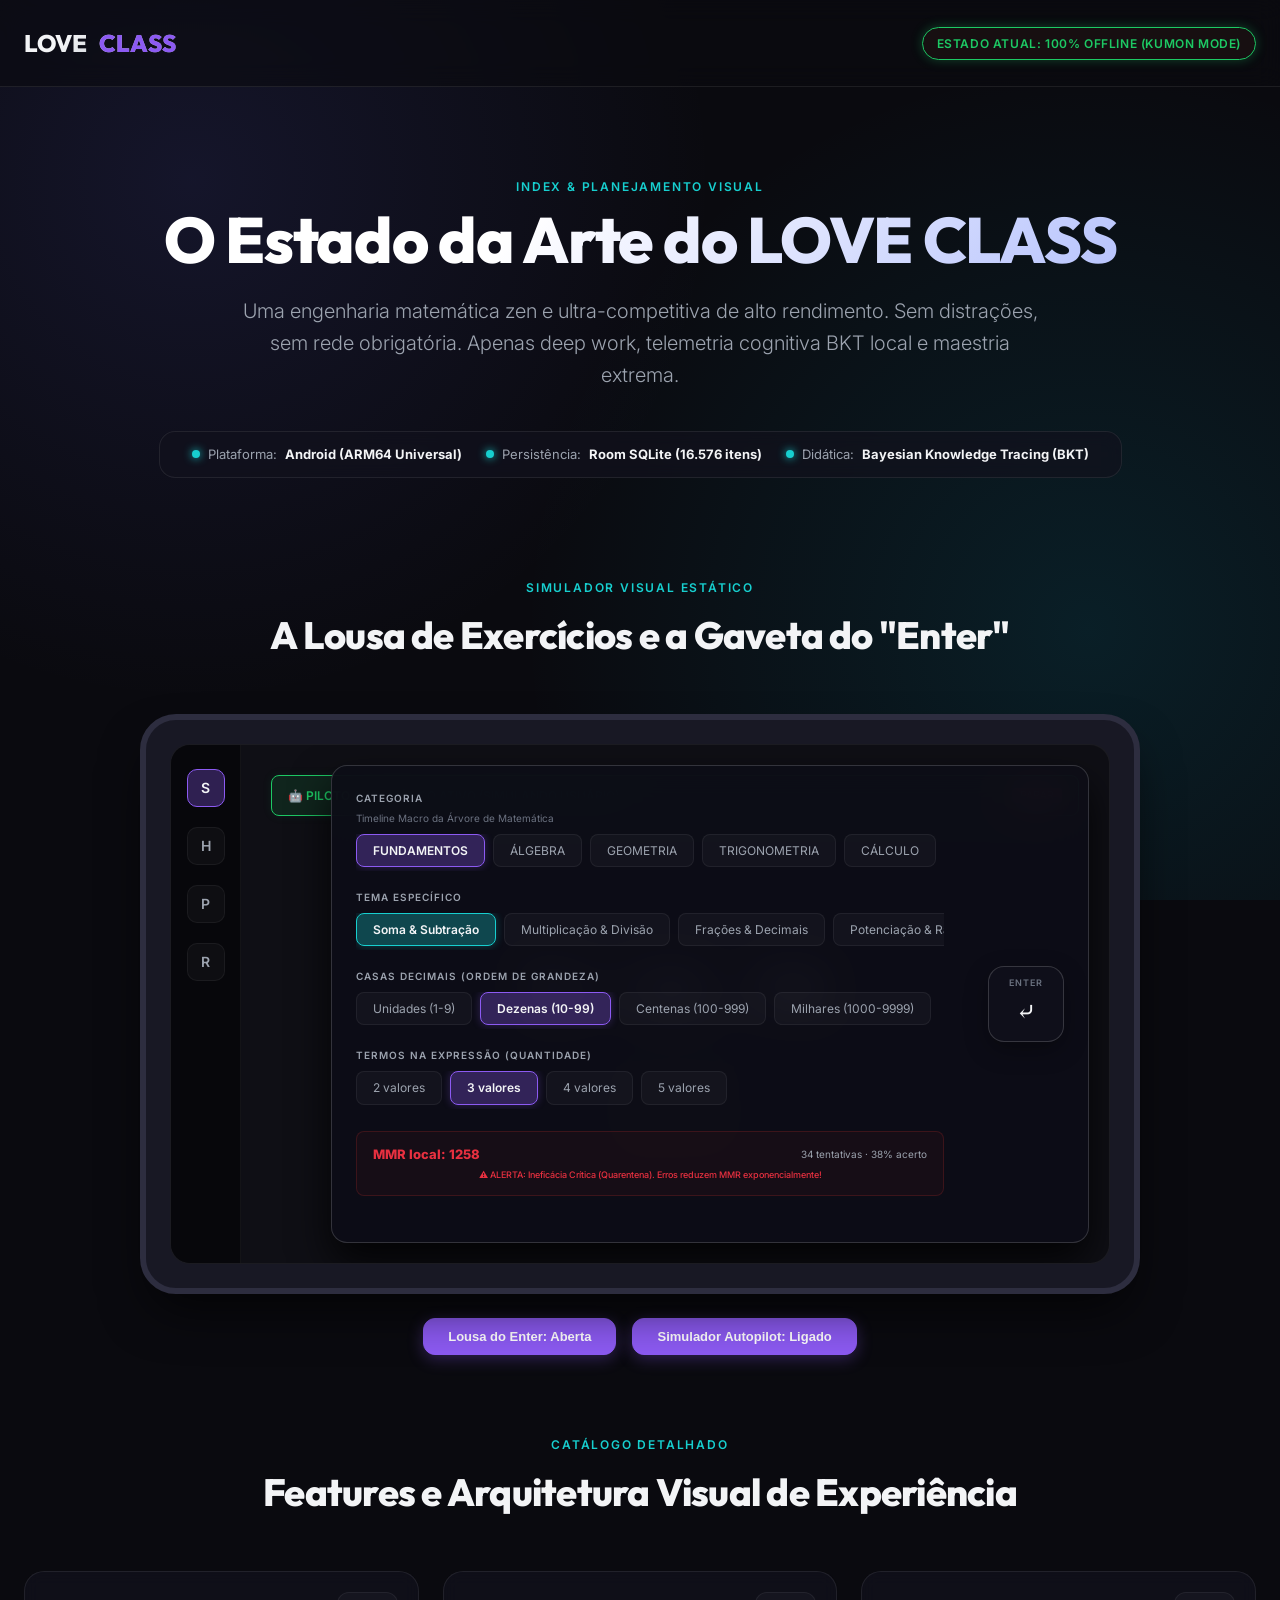
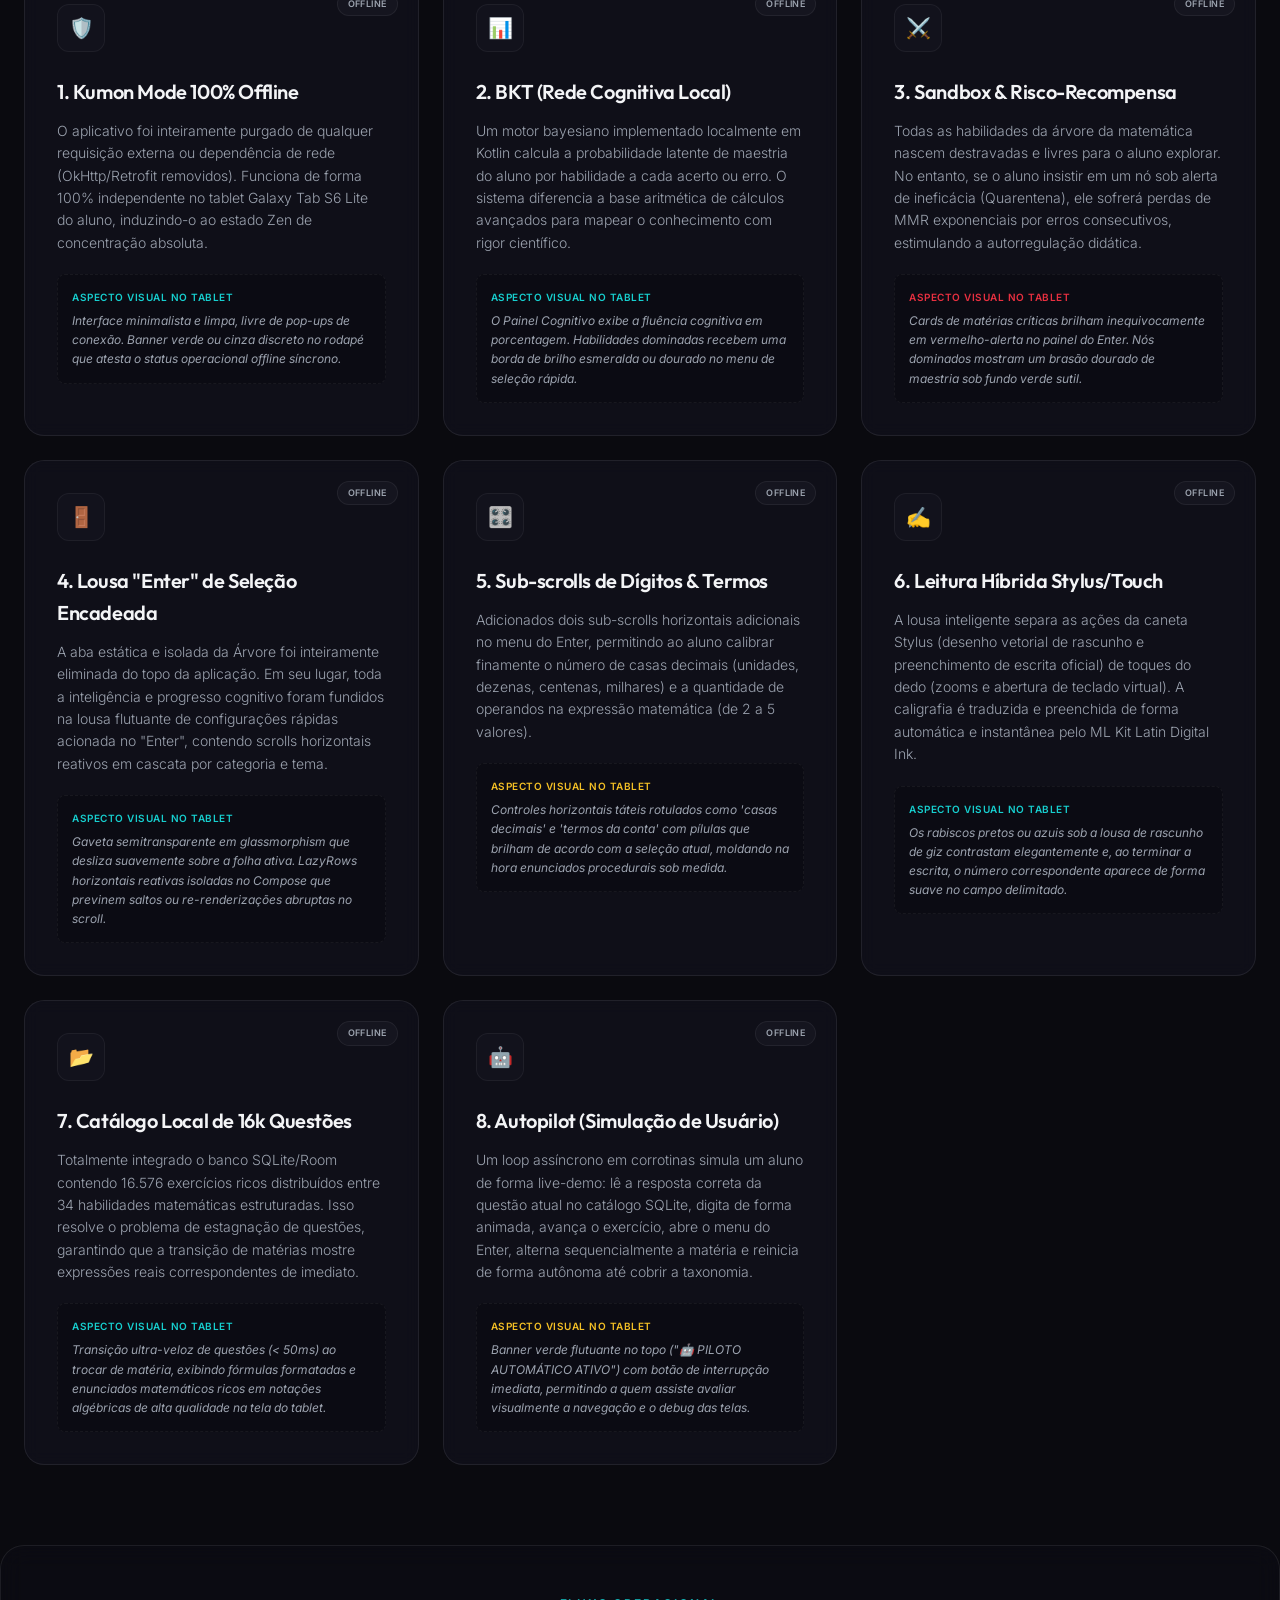
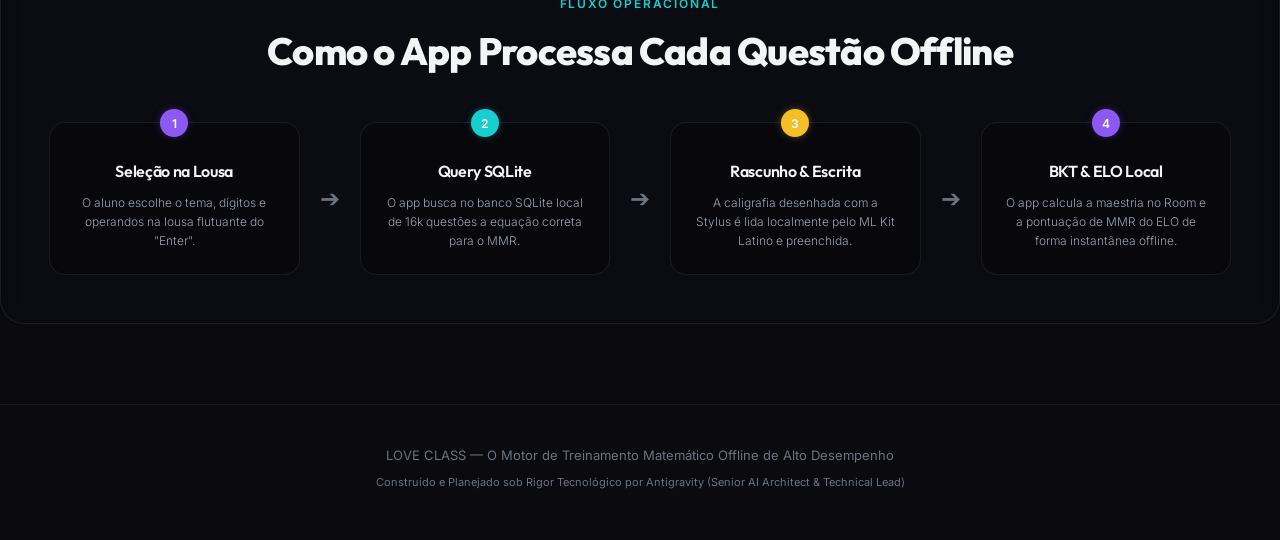
<file: docs/LOVE-CLASS-PLANNING-INDEX.html>
<!DOCTYPE html>
<html lang="pt-BR">
<head>
    <meta charset="UTF-8">
    <meta name="viewport" content="width=device-width, initial-scale=1.0">
    <title>LOVE CLASS — Painel de Planejamento & Landing Page Visual</title>
    
    <!-- Meta Tags SEO -->
    <meta name="description" content="Landing Page Premium e Index de Planejamento Didático do LOVE CLASS. Avaliação visual completa de todas as features do motor matemático zen offline.">
    <meta name="robots" content="index, follow">
    
    <!-- Google Fonts -->
    <link rel="preconnect" href="https://fonts.googleapis.com">
    <link rel="preconnect" href="https://fonts.gstatic.com" crossorigin>
    <link href="https://fonts.googleapis.com/css2?family=Outfit:wght@300;400;600;800&family=Inter:wght@300;400;500;600&display=swap" rel="stylesheet">
    
    <style>
        /* Modern Reset & Design System Tokens */
        :root {
            --bg-base: #0a0a0f;
            --bg-surface: rgba(18, 18, 29, 0.7);
            --bg-surface-hover: rgba(26, 26, 41, 0.9);
            --border-glass: rgba(255, 255, 255, 0.08);
            --border-glass-glow: rgba(255, 255, 255, 0.16);
            
            /* Curated HSL Palettes */
            --primary: hsl(260, 85%, 65%);
            --primary-glow: hsla(260, 85%, 65%, 0.3);
            --secondary: hsl(180, 80%, 45%);
            --secondary-glow: hsla(180, 80%, 45%, 0.3);
            --gold: hsl(45, 90%, 55%);
            --gold-glow: hsla(45, 90%, 55%, 0.3);
            --danger: hsl(355, 80%, 55%);
            --danger-glow: hsla(355, 80%, 55%, 0.3);
            --success: hsl(145, 75%, 45%);
            --success-glow: hsla(145, 75%, 45%, 0.3);
            
            --ink-main: #f3f4f6;
            --ink-muted: #9ca3af;
            --ink-dim: #6b7280;
            
            --transition-smooth: all 0.4s cubic-bezier(0.16, 1, 0.3, 1);
        }
        
        * {
            box-sizing: border-box;
            margin: 0;
            padding: 0;
        }
        
        body {
            background-color: var(--bg-base);
            color: var(--ink-main);
            font-family: 'Inter', sans-serif;
            line-height: 1.6;
            overflow-x: hidden;
            background-image: 
                radial-gradient(circle at 15% 20%, rgba(99, 102, 241, 0.12) 0%, transparent 40%),
                radial-gradient(circle at 85% 70%, rgba(6, 182, 212, 0.12) 0%, transparent 45%);
            background-attachment: fixed;
        }
        
        h1, h2, h3, h4 {
            font-family: 'Outfit', sans-serif;
            font-weight: 600;
            letter-spacing: -0.02em;
        }
        
        /* Layout Utilities */
        .container {
            max-width: 1300px;
            margin: 0 auto;
            padding: 0 24px;
        }
        
        /* Header / Navbar */
        header {
            padding: 24px 0;
            border-bottom: 1px solid var(--border-glass);
            backdrop-filter: blur(12px);
            position: sticky;
            top: 0;
            z-index: 100;
            background-color: rgba(10, 10, 15, 0.6);
        }
        
        .header-content {
            display: flex;
            justify-content: space-between;
            align-items: center;
        }
        
        .logo {
            display: flex;
            align-items: center;
            gap: 12px;
            font-size: 24px;
            font-weight: 800;
            font-family: 'Outfit', sans-serif;
            background: linear-gradient(135deg, var(--ink-main) 30%, var(--ink-muted) 100%);
            -webkit-background-clip: text;
            -webkit-text-fill-color: transparent;
        }
        
        .logo span {
            color: var(--primary);
            -webkit-text-fill-color: initial;
        }
        
        .badge-status {
            background: rgba(145, 75, 45, 0.1);
            border: 1px solid var(--success);
            color: var(--success);
            padding: 6px 14px;
            border-radius: 99px;
            font-size: 12px;
            font-weight: 600;
            letter-spacing: 0.05em;
            text-transform: uppercase;
            box-shadow: 0 0 12px var(--success-glow);
            animation: pulse-glow 2s infinite alternate;
        }
        
        /* Hero Section */
        .hero {
            padding: 90px 0 60px 0;
            text-align: center;
            position: relative;
        }
        
        .hero h1 {
            font-size: 64px;
            font-weight: 800;
            line-height: 1.1;
            margin-bottom: 20px;
            background: linear-gradient(135deg, #ffffff 40%, #a5b4fc 100%);
            -webkit-background-clip: text;
            -webkit-text-fill-color: transparent;
        }
        
        .hero p {
            font-size: 20px;
            color: var(--ink-muted);
            max-width: 800px;
            margin: 0 auto 40px auto;
            font-weight: 300;
        }
        
        .system-specs-bar {
            display: inline-flex;
            gap: 24px;
            background: var(--bg-surface);
            padding: 12px 32px;
            border-radius: 16px;
            border: 1px solid var(--border-glass);
            backdrop-filter: blur(8px);
            margin-bottom: 40px;
        }
        
        .spec-item {
            display: flex;
            align-items: center;
            gap: 8px;
            font-size: 13px;
            color: var(--ink-muted);
        }
        
        .spec-item strong {
            color: var(--ink-main);
        }
        
        .spec-dot {
            width: 8px;
            height: 8px;
            border-radius: 50%;
            background-color: var(--secondary);
            box-shadow: 0 0 8px var(--secondary);
        }
        
        /* Interactive Conceptual Screen Mockup */
        .mockup-section {
            margin-bottom: 80px;
        }
        
        .tablet-mockup {
            background: #181824;
            border-radius: 36px;
            padding: 24px;
            border: 6px solid #2d2d3f;
            box-shadow: 0 25px 50px -12px rgba(0, 0, 0, 0.7);
            max-width: 1000px;
            margin: 0 auto;
            position: relative;
        }
        
        .tablet-screen {
            background: #0f0f15;
            border-radius: 20px;
            height: 520px;
            border: 1px solid rgba(255, 255, 255, 0.05);
            position: relative;
            overflow: hidden;
            display: flex;
        }
        
        /* Screen Sidebar */
        .screen-sidebar {
            width: 70px;
            background: #07070b;
            border-right: 1px solid rgba(255, 255, 255, 0.05);
            display: flex;
            flex-direction: column;
            align-items: center;
            padding-top: 24px;
            gap: 20px;
        }
        
        .sidebar-icon {
            width: 38px;
            height: 38px;
            border-radius: 10px;
            background: rgba(255, 255, 255, 0.03);
            border: 1px solid rgba(255, 255, 255, 0.05);
            display: flex;
            align-items: center;
            justify-content: center;
            color: var(--ink-muted);
            font-size: 14px;
            font-weight: 600;
        }
        
        .sidebar-icon.active {
            background: var(--primary-glow);
            border-color: var(--primary);
            color: var(--ink-main);
        }
        
        /* Main Screen Content */
        .screen-main {
            flex: 1;
            padding: 30px;
            display: flex;
            flex-direction: column;
            justify-content: space-between;
            position: relative;
        }
        
        /* Banner Autopilot indicator */
        .sim-banner {
            background: rgba(22, 163, 74, 0.15);
            border: 1px solid var(--success);
            border-radius: 8px;
            padding: 10px 16px;
            display: flex;
            justify-content: space-between;
            align-items: center;
            font-size: 12px;
            font-weight: 600;
            color: var(--success);
            margin-bottom: 20px;
            box-shadow: 0 0 10px rgba(22, 163, 74, 0.1);
        }
        
        .sim-btn-stop {
            background: var(--danger);
            color: white;
            padding: 2px 8px;
            border-radius: 4px;
            font-size: 10px;
            border: none;
            cursor: pointer;
        }
        
        /* Exercise Canvas Area */
        .exercise-area {
            flex: 1;
            display: flex;
            flex-direction: column;
            justify-content: center;
            align-items: center;
            position: relative;
        }
        
        .math-expression {
            font-size: 54px;
            font-family: 'Outfit', sans-serif;
            font-weight: 600;
            letter-spacing: 0.05em;
            margin-bottom: 24px;
            color: var(--ink-main);
            text-shadow: 0 0 20px rgba(255, 255, 255, 0.1);
            position: relative;
        }
        
        .math-input-wrapper {
            display: flex;
            gap: 12px;
            align-items: center;
        }
        
        .math-input-box {
            width: 140px;
            height: 70px;
            border-radius: 12px;
            background: rgba(255, 255, 255, 0.02);
            border: 2px dashed rgba(255, 255, 255, 0.2);
            display: flex;
            align-items: center;
            justify-content: center;
            font-size: 32px;
            font-weight: 600;
            color: var(--secondary);
            position: relative;
        }
        
        .math-input-box::after {
            content: 'escreva ou digite';
            position: absolute;
            bottom: -22px;
            font-size: 10px;
            color: var(--ink-dim);
            text-transform: uppercase;
            letter-spacing: 0.05em;
            white-space: nowrap;
        }
        
        /* Floating "Lousa do Enter" Drawer (SprintScrollConfigPage) Mockup */
        .floating-drawer {
            position: absolute;
            top: 20px;
            bottom: 20px;
            left: 90px;
            right: 20px;
            background: rgba(13, 13, 23, 0.95);
            border: 1px solid var(--border-glass-glow);
            border-radius: 16px;
            backdrop-filter: blur(20px);
            padding: 24px;
            display: flex;
            box-shadow: 0 20px 40px rgba(0, 0, 0, 0.8);
            z-index: 5;
            animation: fade-slide-in 0.5s cubic-bezier(0.16, 1, 0.3, 1);
        }
        
        .drawer-scrolls {
            flex: 1;
            display: flex;
            flex-direction: column;
            gap: 18px;
            padding-right: 120px; /* deixa espaço para o Enter lateral */
            overflow-y: auto;
            max-height: 100%;
        }
        
        .drawer-row {
            display: flex;
            flex-direction: column;
            gap: 8px;
        }
        
        .row-label {
            font-size: 10px;
            text-transform: uppercase;
            letter-spacing: 0.1em;
            color: var(--ink-muted);
            font-weight: 600;
        }
        
        .row-scroll-container {
            display: flex;
            gap: 8px;
            overflow-x: hidden;
            padding-bottom: 4px;
        }
        
        .scroll-pill {
            background: rgba(255, 255, 255, 0.03);
            border: 1px solid rgba(255, 255, 255, 0.06);
            padding: 6px 16px;
            border-radius: 8px;
            font-size: 12px;
            color: var(--ink-muted);
            white-space: nowrap;
            cursor: pointer;
        }
        
        .scroll-pill.active {
            background: var(--primary-glow);
            border-color: var(--primary);
            color: var(--ink-main);
            font-weight: 600;
            box-shadow: 0 0 8px var(--primary-glow);
        }
        
        .scroll-pill.accent-active {
            background: var(--secondary-glow);
            border-color: var(--secondary);
            color: var(--ink-main);
            font-weight: 600;
            box-shadow: 0 0 8px var(--secondary-glow);
        }
        
        /* Painel Cognitivo Premium inline */
        .drawer-cognitive-panel {
            background: rgba(211, 47, 47, 0.05);
            border: 1px solid rgba(211, 47, 47, 0.2);
            border-radius: 8px;
            padding: 12px 16px;
            display: flex;
            flex-direction: column;
            gap: 4px;
            margin-top: 4px;
        }
        
        .cognitive-header {
            display: flex;
            justify-content: space-between;
            align-items: center;
        }
        
        .cognitive-mmr {
            font-size: 13px;
            font-weight: 800;
            color: var(--danger);
        }
        
        .cognitive-stats {
            font-size: 10px;
            color: var(--ink-muted);
        }
        
        .cognitive-alert {
            font-size: 9px;
            font-weight: 500;
            color: var(--danger);
            text-align: center;
        }
        
        /* Simulated EnterSquare */
        .drawer-enter-square {
            position: absolute;
            right: 24px;
            top: 50%;
            transform: translateY(-50%);
            width: 76px;
            height: 76px;
            border-radius: 16px;
            background: var(--bg-surface);
            border: 1px solid var(--border-glass-glow);
            display: flex;
            flex-direction: column;
            align-items: center;
            justify-content: center;
            cursor: pointer;
            box-shadow: 0 8px 24px rgba(0, 0, 0, 0.3);
            transition: var(--transition-smooth);
        }
        
        .drawer-enter-square:hover {
            border-color: var(--primary);
            box-shadow: 0 0 16px var(--primary-glow);
            transform: translateY(-50%) scale(1.05);
        }
        
        .enter-label {
            font-size: 9px;
            text-transform: uppercase;
            letter-spacing: 0.1em;
            color: var(--ink-dim);
            font-weight: 600;
            margin-bottom: 2px;
        }
        
        .enter-symbol {
            font-size: 24px;
            color: var(--ink-main);
            font-weight: 300;
        }
        
        /* Toggle interface controls */
        .mockup-toggle-bar {
            display: flex;
            justify-content: center;
            gap: 16px;
            margin-top: 24px;
        }
        
        .toggle-btn {
            background: var(--bg-surface);
            border: 1px solid var(--border-glass);
            color: var(--ink-muted);
            padding: 10px 24px;
            border-radius: 12px;
            font-size: 13px;
            cursor: pointer;
            font-weight: 600;
            transition: var(--transition-smooth);
        }
        
        .toggle-btn:hover {
            border-color: var(--border-glass-glow);
            color: var(--ink-main);
        }
        
        .toggle-btn.active {
            background: var(--primary);
            border-color: var(--primary);
            color: white;
            box-shadow: 0 4px 16px var(--primary-glow);
        }
        
        /* Features Section */
        .section-title-wrapper {
            text-align: center;
            margin-bottom: 48px;
            position: relative;
        }
        
        .section-tag {
            font-size: 12px;
            text-transform: uppercase;
            letter-spacing: 0.15em;
            color: var(--secondary);
            font-weight: 600;
            margin-bottom: 8px;
            display: block;
        }
        
        .section-title {
            font-size: 38px;
            font-weight: 800;
            color: var(--ink-main);
        }
        
        .features-grid {
            display: grid;
            grid-template-columns: repeat(auto-fit, minmax(350px, 1fr));
            gap: 24px;
            margin-bottom: 80px;
        }
        
        .feature-card {
            background: var(--bg-surface);
            border: 1px solid var(--border-glass);
            border-radius: 20px;
            padding: 32px;
            transition: var(--transition-smooth);
            position: relative;
            overflow: hidden;
            backdrop-filter: blur(8px);
        }
        
        .feature-card:hover {
            transform: translateY(-6px);
            border-color: var(--border-glass-glow);
            background-color: var(--bg-surface-hover);
        }
        
        .feature-card::before {
            content: '';
            position: absolute;
            top: 0;
            left: 0;
            width: 4px;
            height: 100%;
            background: var(--primary);
            opacity: 0;
            transition: var(--transition-smooth);
        }
        
        .feature-card:hover::before {
            opacity: 1;
        }
        
        .feature-card.accent::before {
            background: var(--secondary);
        }
        
        .feature-card.gold::before {
            background: var(--gold);
        }
        
        .feature-card.danger::before {
            background: var(--danger);
        }
        
        .feature-icon {
            width: 48px;
            height: 48px;
            border-radius: 12px;
            background: rgba(255, 255, 255, 0.02);
            border: 1px solid rgba(255, 255, 255, 0.05);
            display: flex;
            align-items: center;
            justify-content: center;
            font-size: 20px;
            margin-bottom: 24px;
            color: var(--primary);
        }
        
        .feature-card.accent .feature-icon {
            color: var(--secondary);
        }
        
        .feature-card.gold .feature-icon {
            color: var(--gold);
        }
        
        .feature-card.danger .feature-icon {
            color: var(--danger);
        }
        
        .feature-card h3 {
            font-size: 20px;
            margin-bottom: 12px;
            color: var(--ink-main);
        }
        
        .feature-card p {
            font-size: 14px;
            color: var(--ink-muted);
            margin-bottom: 20px;
            font-weight: 300;
        }
        
        .visual-description-box {
            background: rgba(0, 0, 0, 0.2);
            border: 1px dashed rgba(255, 255, 255, 0.05);
            border-radius: 8px;
            padding: 14px;
        }
        
        .visual-title {
            font-size: 10px;
            text-transform: uppercase;
            letter-spacing: 0.05em;
            color: var(--secondary);
            font-weight: 600;
            margin-bottom: 6px;
        }
        
        .feature-card.gold .visual-title {
            color: var(--gold);
        }
        
        .feature-card.danger .visual-title {
            color: var(--danger);
        }
        
        .visual-desc {
            font-size: 12px;
            color: var(--ink-muted);
            font-style: italic;
        }
        
        .feature-badge-offline {
            position: absolute;
            top: 20px;
            right: 20px;
            background: rgba(255, 255, 255, 0.03);
            border: 1px solid rgba(255, 255, 255, 0.06);
            color: var(--ink-muted);
            padding: 4px 10px;
            border-radius: 99px;
            font-size: 9px;
            text-transform: uppercase;
            letter-spacing: 0.05em;
            font-weight: 600;
        }
        
        /* Architecture Walkthrough (Interactive Flow Chart) */
        .flow-section {
            background: rgba(13, 13, 23, 0.4);
            border: 1px solid var(--border-glass);
            border-radius: 24px;
            padding: 48px;
            margin-bottom: 80px;
            backdrop-filter: blur(12px);
        }
        
        .architecture-flow {
            display: flex;
            justify-content: space-between;
            align-items: stretch;
            gap: 20px;
            position: relative;
            margin-top: 40px;
        }
        
        .flow-card {
            flex: 1;
            background: rgba(0, 0, 0, 0.3);
            border: 1px solid var(--border-glass);
            border-radius: 16px;
            padding: 24px;
            text-align: center;
            position: relative;
            display: flex;
            flex-direction: column;
            justify-content: space-between;
            transition: var(--transition-smooth);
        }
        
        .flow-card:hover {
            border-color: var(--primary);
            box-shadow: 0 0 12px var(--primary-glow);
        }
        
        .flow-step-num {
            position: absolute;
            top: -14px;
            left: 50%;
            transform: translateX(-50%);
            width: 28px;
            height: 28px;
            border-radius: 50%;
            background: var(--primary);
            color: white;
            font-size: 12px;
            font-weight: 600;
            display: flex;
            align-items: center;
            justify-content: center;
            box-shadow: 0 0 8px var(--primary-glow);
        }
        
        .flow-card.accent .flow-step-num {
            background: var(--secondary);
            box-shadow: 0 0 8px var(--secondary-glow);
        }
        
        .flow-card.gold .flow-step-num {
            background: var(--gold);
            box-shadow: 0 0 8px var(--gold-glow);
        }
        
        .flow-card h4 {
            font-size: 16px;
            margin: 12px 0 8px 0;
            color: var(--ink-main);
        }
        
        .flow-card p {
            font-size: 12px;
            color: var(--ink-muted);
            font-weight: 300;
        }
        
        .flow-arrow {
            display: flex;
            align-items: center;
            justify-content: center;
            color: var(--ink-dim);
            font-size: 24px;
        }
        
        /* Footer */
        footer {
            border-top: 1px solid var(--border-glass);
            padding: 40px 0;
            text-align: center;
            color: var(--ink-dim);
            font-size: 13px;
        }
        
        footer p {
            margin-bottom: 8px;
        }
        
        /* Animations */
        @keyframes pulse-glow {
            from {
                box-shadow: 0 0 8px var(--success-glow);
                border-color: rgba(22, 163, 74, 0.5);
            }
            to {
                box-shadow: 0 0 18px var(--success);
                border-color: var(--success);
            }
        }
        
        @keyframes fade-slide-in {
            from {
                opacity: 0;
                transform: translateY(15px);
            }
            to {
                opacity: 1;
                transform: translateY(0);
            }
        }
        
        /* Responsive design */
        @media (max-width: 900px) {
            .hero h1 {
                font-size: 40px;
            }
            .tablet-screen {
                height: 400px;
            }
            .floating-drawer {
                left: 80px;
                padding: 16px;
            }
            .drawer-scrolls {
                padding-right: 90px;
            }
            .drawer-enter-square {
                width: 60px;
                height: 60px;
                right: 12px;
            }
            .architecture-flow {
                flex-direction: column;
                gap: 30px;
            }
            .flow-arrow {
                transform: rotate(90deg);
                margin: -10px 0;
            }
        }
    </style>
</head>
<body>

    <!-- Header Navigation -->
    <header>
        <div class="container header-content">
            <div class="logo">
                LOVE<span>CLASS</span>
            </div>
            <div class="badge-status">
                Estado Atual: 100% Offline (Kumon Mode)
            </div>
        </div>
    </header>

    <!-- Hero Section -->
    <section class="hero container">
        <span class="section-tag">Index & Planejamento Visual</span>
        <h1>O Estado da Arte do LOVE CLASS</h1>
        <p>
            Uma engenharia matemática zen e ultra-competitiva de alto rendimento. Sem distrações, sem rede obrigatória. Apenas deep work, telemetria cognitiva BKT local e maestria extrema.
        </p>
        
        <div class="system-specs-bar">
            <div class="spec-item">
                <div class="spec-dot"></div>
                Plataforma: <strong>Android (ARM64 Universal)</strong>
            </div>
            <div class="spec-item">
                <div class="spec-dot"></div>
                Persistência: <strong>Room SQLite (16.576 itens)</strong>
            </div>
            <div class="spec-item">
                <div class="spec-dot"></div>
                Didática: <strong>Bayesian Knowledge Tracing (BKT)</strong>
            </div>
        </div>
    </section>

    <!-- Screen Mockup Section -->
    <section class="container mockup-section">
        <div class="section-title-wrapper">
            <span class="section-tag">Simulador Visual Estático</span>
            <h2 class="section-title">A Lousa de Exercícios e a Gaveta do "Enter"</h2>
        </div>
        
        <div class="tablet-mockup">
            <div class="tablet-screen">
                <!-- Sidebar -->
                <div class="screen-sidebar">
                    <div class="sidebar-icon active">S</div>
                    <div class="sidebar-icon">H</div>
                    <div class="sidebar-icon">P</div>
                    <div class="sidebar-icon">R</div>
                </div>
                
                <!-- Main Screen -->
                <div id="canvas-main-screen" class="screen-main">
                    <!-- Top Info bar -->
                    <div class="sim-banner">
                        <span>🤖 PILOTO AUTOMÁTICO ATIVO (SIMULANDO USUÁRIO)</span>
                        <button class="sim-btn-stop">PARAR</button>
                    </div>
                    
                    <!-- Exercise Canvas Area -->
                    <div class="exercise-area">
                        <div id="math-expression-text" class="math-expression">12 + 52 - 98</div>
                        <div class="math-input-wrapper">
                            <div class="math-input-box">?</div>
                        </div>
                    </div>
                    
                    <!-- Floating Configuration Drawer (Lousa do Enter) -->
                    <div id="sprint-config-drawer" class="floating-drawer">
                        <div class="drawer-scrolls">
                            <!-- Categoria Row -->
                            <div class="drawer-row">
                                <span class="row-label">Categoria</span>
                                <div class="row-label-desc" style="font-size: 10px; color: var(--ink-dim); margin-top:-4px;">Timeline Macro da Árvore de Matemática</div>
                                <div class="row-scroll-container">
                                    <div class="scroll-pill active">FUNDAMENTOS</div>
                                    <div class="scroll-pill">ÁLGEBRA</div>
                                    <div class="scroll-pill">GEOMETRIA</div>
                                    <div class="scroll-pill">TRIGONOMETRIA</div>
                                    <div class="scroll-pill">CÁLCULO</div>
                                </div>
                            </div>
                            
                            <!-- Tema Row -->
                            <div class="drawer-row">
                                <span class="row-label">Tema Específico</span>
                                <div class="row-scroll-container">
                                    <div class="scroll-pill accent-active">Soma & Subtração</div>
                                    <div class="scroll-pill">Multiplicação & Divisão</div>
                                    <div class="scroll-pill">Frações & Decimais</div>
                                    <div class="scroll-pill">Potenciação & Radiciação</div>
                                </div>
                            </div>
                            
                            <!-- NOVO: Casas Decimais (digitsCount) -->
                            <div class="drawer-row">
                                <span class="row-label">Casas Decimais (Ordem de Grandeza)</span>
                                <div class="row-scroll-container">
                                    <div class="scroll-pill">Unidades (1-9)</div>
                                    <div class="scroll-pill active">Dezenas (10-99)</div>
                                    <div class="scroll-pill">Centenas (100-999)</div>
                                    <div class="scroll-pill">Milhares (1000-9999)</div>
                                </div>
                            </div>
                            
                            <!-- NOVO: Termos da conta (valuesCount) -->
                            <div class="drawer-row">
                                <span class="row-label">Termos na Expressão (Quantidade)</span>
                                <div class="row-scroll-container">
                                    <div class="scroll-pill">2 valores</div>
                                    <div class="scroll-pill active">3 valores</div>
                                    <div class="scroll-pill">4 valores</div>
                                    <div class="scroll-pill">5 valores</div>
                                </div>
                            </div>
                            
                            <!-- Painel Cognitivo Premium inline -->
                            <div class="drawer-cognitive-panel">
                                <div class="cognitive-header">
                                    <span class="cognitive-mmr">MMR local: 1258</span>
                                    <span class="cognitive-stats">34 tentativas · 38% acerto</span>
                                </div>
                                <span class="cognitive-alert">⚠️ ALERTA: Ineficácia Crítica (Quarentena). Erros reduzem MMR exponencialmente!</span>
                            </div>
                        </div>
                        
                        <!-- Simulated EnterSquare -->
                        <div class="drawer-enter-square">
                            <span class="enter-label">ENTER</span>
                            <span class="enter-symbol">⤶</span>
                        </div>
                    </div>
                </div>
            </div>
        </div>
        
        <!-- Controls to toggle drawer visual in the mockup -->
        <div class="mockup-toggle-bar">
            <button id="toggle-drawer-btn" class="toggle-btn active" onclick="toggleMockupDrawer()">Lousa do Enter: Aberta</button>
            <button id="toggle-autopilot-btn" class="toggle-btn active" onclick="toggleMockupAutopilot()">Simulador Autopilot: Ligado</button>
        </div>
    </section>

    <!-- Features Section -->
    <section class="container">
        <div class="section-title-wrapper">
            <span class="section-tag">Catálogo Detalhado</span>
            <h2 class="section-title">Features e Arquitetura Visual de Experiência</h2>
        </div>
        
        <div class="features-grid">
            
            <!-- Feature 1: Kumon Mode 100% Offline -->
            <div class="feature-card">
                <span class="feature-badge-offline">Offline</span>
                <div class="feature-icon">🛡️</div>
                <h3>1. Kumon Mode 100% Offline</h3>
                <p>
                    O aplicativo foi inteiramente purgado de qualquer requisição externa ou dependência de rede (OkHttp/Retrofit removidos). Funciona de forma 100% independente no tablet Galaxy Tab S6 Lite do aluno, induzindo-o ao estado Zen de concentração absoluta.
                </p>
                <div class="visual-description-box">
                    <div class="visual-title">Aspecto Visual no Tablet</div>
                    <div class="visual-desc">Interface minimalista e limpa, livre de pop-ups de conexão. Banner verde ou cinza discreto no rodapé que atesta o status operacional offline síncrono.</div>
                </div>
            </div>
            
            <!-- Feature 2: Bayesian Knowledge Tracing (BKT) -->
            <div class="feature-card accent">
                <span class="feature-badge-offline">Offline</span>
                <div class="feature-icon">📊</div>
                <h3>2. BKT (Rede Cognitiva Local)</h3>
                <p>
                    Um motor bayesiano implementado localmente em Kotlin calcula a probabilidade latente de maestria do aluno por habilidade a cada acerto ou erro. O sistema diferencia a base aritmética de cálculos avançados para mapear o conhecimento com rigor científico.
                </p>
                <div class="visual-description-box">
                    <div class="visual-title">Aspecto Visual no Tablet</div>
                    <div class="visual-desc">O Painel Cognitivo exibe a fluência cognitiva em porcentagem. Habilidades dominadas recebem uma borda de brilho esmeralda ou dourado no menu de seleção rápida.</div>
                </div>
            </div>
            
            <!-- Feature 3: Elo Matchmaker e Risco-Recompensa -->
            <div class="feature-card danger">
                <span class="feature-badge-offline">Offline</span>
                <div class="feature-icon">⚔️</div>
                <h3>3. Sandbox & Risco-Recompensa</h3>
                <p>
                    Todas as habilidades da árvore da matemática nascem destravadas e livres para o aluno explorar. No entanto, se o aluno insistir em um nó sob alerta de ineficácia (Quarentena), ele sofrerá perdas de MMR exponenciais por erros consecutivos, estimulando a autorregulação didática.
                </p>
                <div class="visual-description-box">
                    <div class="visual-title">Aspecto Visual no Tablet</div>
                    <div class="visual-desc">Cards de matérias críticas brilham inequivocamente em vermelho-alerta no painel do Enter. Nós dominados mostram um brasão dourado de maestria sob fundo verde sutil.</div>
                </div>
            </div>
            
            <!-- Feature 4: Lousa do Enter e Double-Scroll horizontal -->
            <div class="feature-card">
                <span class="feature-badge-offline">Offline</span>
                <div class="feature-icon">🚪</div>
                <h3>4. Lousa "Enter" de Seleção Encadeada</h3>
                <p>
                    A aba estática e isolada da Árvore foi inteiramente eliminada do topo da aplicação. Em seu lugar, toda a inteligência e progresso cognitivo foram fundidos na lousa flutuante de configurações rápidas acionada no "Enter", contendo scrolls horizontais reativos em cascata por categoria e tema.
                </p>
                <div class="visual-description-box">
                    <div class="visual-title">Aspecto Visual no Tablet</div>
                    <div class="visual-desc">Gaveta semitransparente em glassmorphism que desliza suavemente sobre a folha ativa. LazyRows horizontais reativas isoladas no Compose que previnem saltos ou re-renderizações abruptas no scroll.</div>
                </div>
            </div>
            
            <!-- Feature 5: NOVO - Sub-scrolls de Granularidade Didática -->
            <div class="feature-card gold">
                <span class="feature-badge-offline">Offline</span>
                <div class="feature-icon">🎛️</div>
                <h3>5. Sub-scrolls de Dígitos & Termos</h3>
                <p>
                    Adicionados dois sub-scrolls horizontais adicionais no menu do Enter, permitindo ao aluno calibrar finamente o número de casas decimais (unidades, dezenas, centenas, milhares) e a quantidade de operandos na expressão matemática (de 2 a 5 valores).
                </p>
                <div class="visual-description-box">
                    <div class="visual-title">Aspecto Visual no Tablet</div>
                    <div class="visual-desc">Controles horizontais táteis rotulados como 'casas decimais' e 'termos da conta' com pílulas que brilham de acordo com a seleção atual, moldando na hora enunciados procedurais sob medida.</div>
                </div>
            </div>
            
            <!-- Feature 6: Reconhecimento offline de Escrita real -->
            <div class="feature-card accent">
                <span class="feature-badge-offline">Offline</span>
                <div class="feature-icon">✍️</div>
                <h3>6. Leitura Híbrida Stylus/Touch</h3>
                <p>
                    A lousa inteligente separa as ações da caneta Stylus (desenho vetorial de rascunho e preenchimento de escrita oficial) de toques do dedo (zooms e abertura de teclado virtual). A caligrafia é traduzida e preenchida de forma automática e instantânea pelo ML Kit Latin Digital Ink.
                </p>
                <div class="visual-description-box">
                    <div class="visual-title">Aspecto Visual no Tablet</div>
                    <div class="visual-desc">Os rabiscos pretos ou azuis sob a lousa de rascunho de giz contrastam elegantemente e, ao terminar a escrita, o número correspondente aparece de forma suave no campo delimitado.</div>
                </div>
            </div>
            
            <!-- Feature 7: SQLite Catalog com 16.576 Exercícios -->
            <div class="feature-card">
                <span class="feature-badge-offline">Offline</span>
                <div class="feature-icon">📂</div>
                <h3>7. Catálogo Local de 16k Questões</h3>
                <p>
                    Totalmente integrado o banco SQLite/Room contendo 16.576 exercícios ricos distribuídos entre 34 habilidades matemáticas estruturadas. Isso resolve o problema de estagnação de questões, garantindo que a transição de matérias mostre expressões reais correspondentes de imediato.
                </p>
                <div class="visual-description-box">
                    <div class="visual-title">Aspecto Visual no Tablet</div>
                    <div class="visual-desc">Transição ultra-veloz de questões (< 50ms) ao trocar de matéria, exibindo fórmulas formatadas e enunciados matemáticos ricos em notações algébricas de alta qualidade na tela do tablet.</div>
                </div>
            </div>
            
            <!-- Feature 8: Autopilot Simulator Mode (Live-Demo) -->
            <div class="feature-card gold">
                <span class="feature-badge-offline">Offline</span>
                <div class="feature-icon">🤖</div>
                <h3>8. Autopilot (Simulação de Usuário)</h3>
                <p>
                    Um loop assíncrono em corrotinas simula um aluno de forma live-demo: lê a resposta correta da questão atual no catálogo SQLite, digita de forma animada, avança o exercício, abre o menu do Enter, alterna sequencialmente a matéria e reinicia de forma autônoma até cobrir a taxonomia.
                </p>
                <div class="visual-description-box">
                    <div class="visual-title">Aspecto Visual no Tablet</div>
                    <div class="visual-desc">Banner verde flutuante no topo ("🤖 PILOTO AUTOMÁTICO ATIVO") com botão de interrupção imediata, permitindo a quem assiste avaliar visualmente a navegação e o debug das telas.</div>
                </div>
            </div>
            
        </div>
    </section>

    <!-- Architecture Walkthrough Flow Chart -->
    <section class="container flow-section">
        <div class="section-title-wrapper" style="margin-bottom: 24px;">
            <span class="section-tag">Fluxo Operacional</span>
            <h2 class="section-title">Como o App Processa Cada Questão Offline</h2>
        </div>
        
        <div class="architecture-flow">
            <!-- Step 1 -->
            <div class="flow-card">
                <div class="flow-step-num">1</div>
                <h4>Seleção na Lousa</h4>
                <p>O aluno escolhe o tema, dígitos e operandos na lousa flutuante do "Enter".</p>
            </div>
            
            <div class="flow-arrow">➔</div>
            
            <!-- Step 2 -->
            <div class="flow-card accent">
                <div class="flow-step-num">2</div>
                <h4>Query SQLite</h4>
                <p>O app busca no banco SQLite local de 16k questões a equação correta para o MMR.</p>
            </div>
            
            <div class="flow-arrow">➔</div>
            
            <!-- Step 3 -->
            <div class="flow-card gold">
                <div class="flow-step-num">3</div>
                <h4>Rascunho & Escrita</h4>
                <p>A caligrafia desenhada com a Stylus é lida localmente pelo ML Kit Latino e preenchida.</p>
            </div>
            
            <div class="flow-arrow">➔</div>
            
            <!-- Step 4 -->
            <div class="flow-card">
                <div class="flow-step-num">4</div>
                <h4>BKT & ELO Local</h4>
                <p>O app calcula a maestria no Room e a pontuação de MMR do ELO de forma instantânea offline.</p>
            </div>
        </div>
    </section>

    <!-- Footer -->
    <footer>
        <div class="container">
            <p>LOVE CLASS — O Motor de Treinamento Matemático Offline de Alto Desempenho</p>
            <p style="font-size: 11px;">Construído e Planejado sob Rigor Tecnológico por Antigravity (Senior AI Architect & Technical Lead)</p>
        </div>
    </footer>

    <!-- Interactive script to toggle state on the mockup screen -->
    <script>
        function toggleMockupDrawer() {
            var drawer = document.getElementById('sprint-config-drawer');
            var btn = document.getElementById('toggle-drawer-btn');
            if (drawer.style.display === 'none') {
                drawer.style.display = 'flex';
                btn.classList.add('active');
                btn.innerText = 'Lousa do Enter: Aberta';
            } else {
                drawer.style.display = 'none';
                btn.classList.remove('active');
                btn.innerText = 'Lousa do Enter: Fechada';
            }
        }
        
        function toggleMockupAutopilot() {
            var banner = document.querySelector('.sim-banner');
            var btn = document.getElementById('toggle-autopilot-btn');
            var exprText = document.getElementById('math-expression-text');
            var input = document.querySelector('.math-input-box');
            
            if (banner.style.display === 'none') {
                banner.style.display = 'flex';
                btn.classList.add('active');
                btn.innerText = 'Simulador Autopilot: Ligado';
                exprText.innerText = '12 + 52 - 98';
                input.innerText = '?';
            } else {
                banner.style.display = 'none';
                btn.classList.remove('active');
                btn.innerText = 'Simulador Autopilot: Desligado';
                exprText.innerText = '245 × 8';
                input.innerText = '1960';
            }
        }
    </script>
</body>
</html>
</file>
